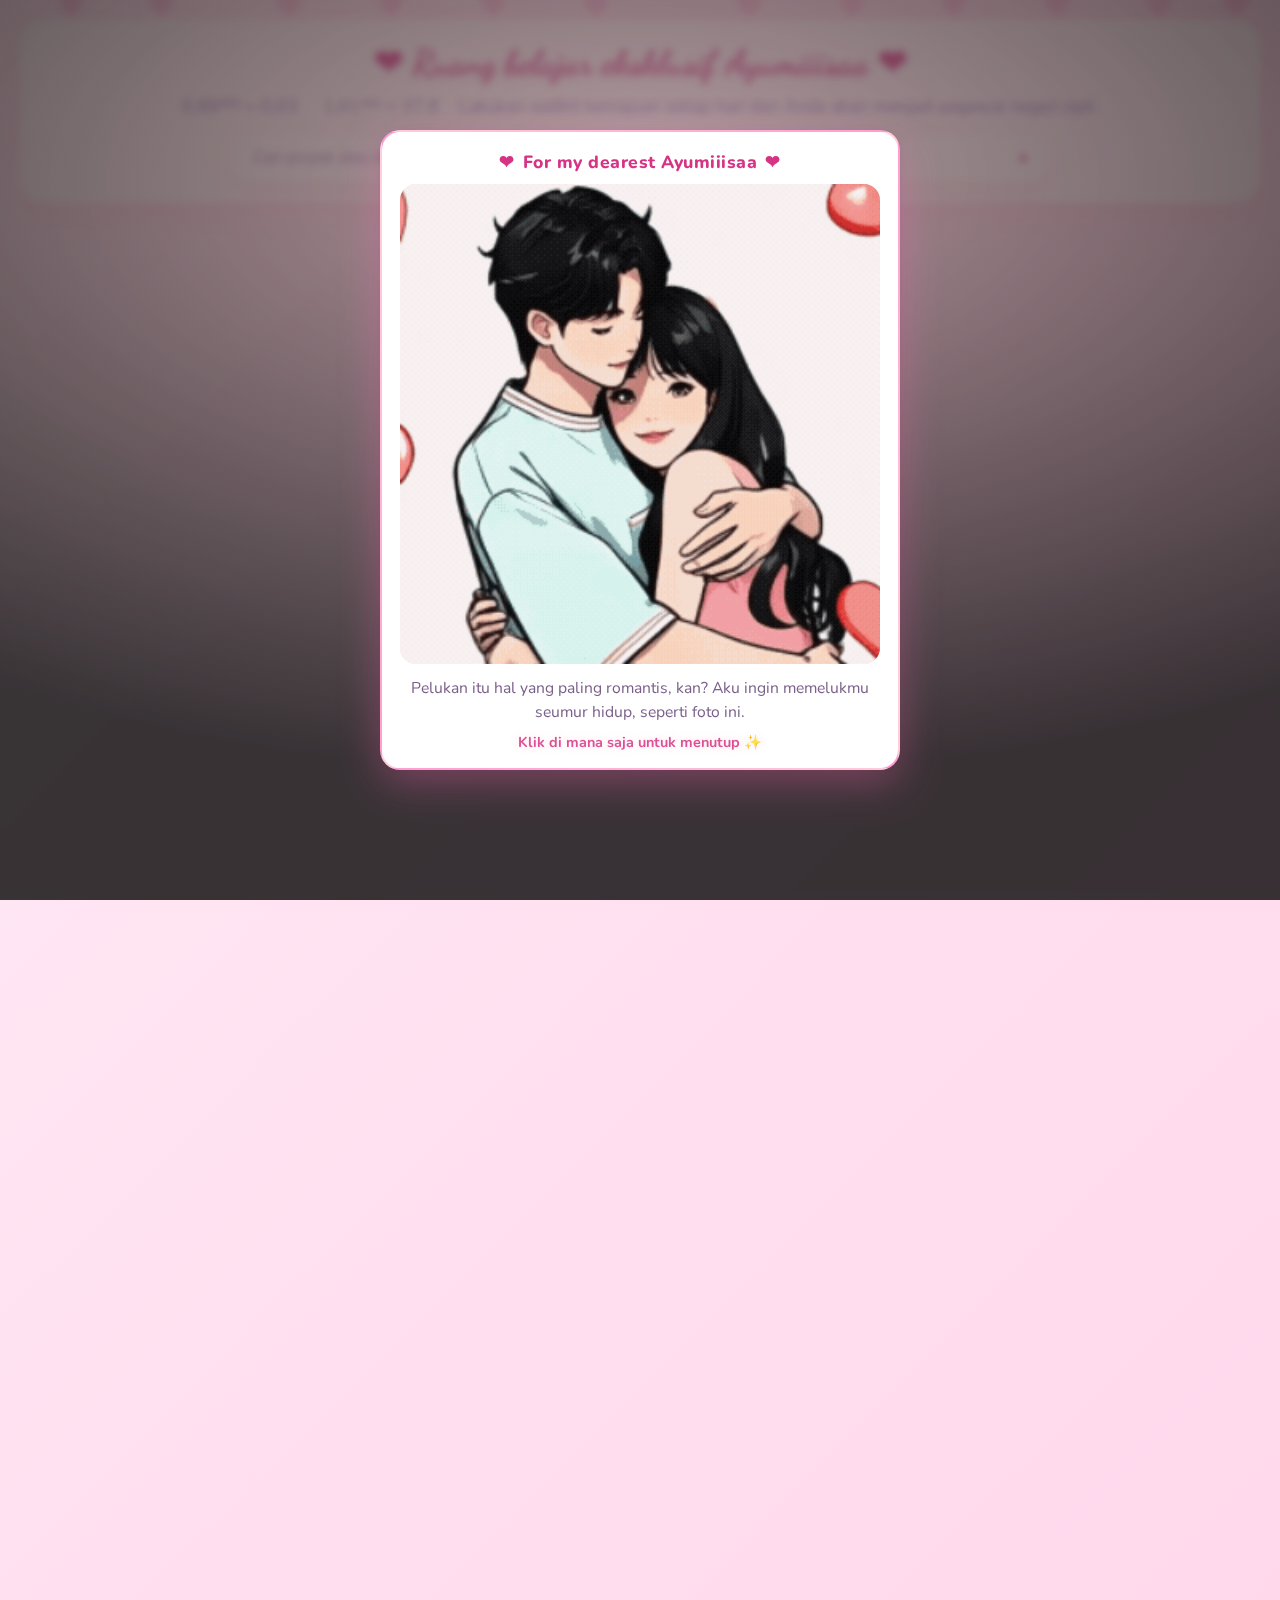
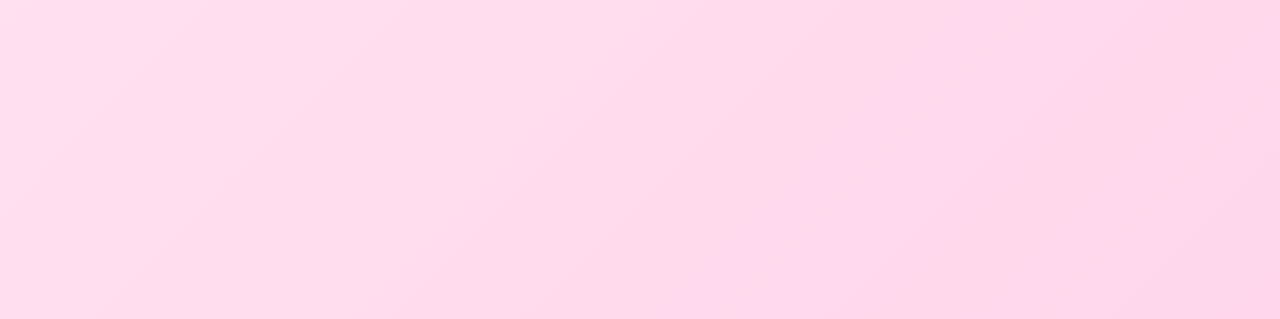
<file: index.html>
<!DOCTYPE html>
<html lang="zh-CN">
<head>
    <meta charset="UTF-8">
    <meta name="viewport" content="width=device-width, initial-scale=1.0">
    <title id="pageTitle">❤ Ruang belajar eksklusif Ayumiiisaa ❤</title>
    <link rel="stylesheet" href="styles.css">
    <link href="https://fonts.googleapis.com/css2?family=Nunito:wght@300;400;600;700&display=swap" rel="stylesheet">
    <!-- 新增：浪漫手写标题字体 -->
    <link href="https://fonts.googleapis.com/css2?family=Dancing+Script:wght@600;700&display=swap" rel="stylesheet">
</head>
<script>
  document.addEventListener('DOMContentLoaded', () => {
    // 仅首次打开显示（按浏览器持久化记录），如需“每次刷新首次”可改为 sessionStorage
    if (!localStorage.getItem('lovePopupShown')) {
      showLovePopup();
    }
  });

  function showLovePopup() {
    // 创建覆盖层与弹窗
    const overlay = document.createElement('div');
    overlay.id = 'lovePopupOverlay';
    overlay.innerHTML = `
      <div class="love-popup">
        <img src="love.gif" alt="love" />
      </div>
    `;
    document.body.appendChild(overlay);

    // 注入样式（只注入一次）
    if (!document.querySelector('style[data-love-popup]')) {
      const style = document.createElement('style');
      style.setAttribute('data-love-popup', 'true');
      style.textContent = `
        #lovePopupOverlay {
          position: fixed;
          inset: 0;
          background: rgba(0, 0, 0, 0.45);
          backdrop-filter: blur(2px);
          display: flex;
          align-items: center;
          justify-content: center;
          z-index: 9999;
          animation: popupFadeIn 0.25s ease;
        }
        .love-popup {
          background: #ffffff;
          border-radius: 12px;
          padding: 10px;
          box-shadow: 0 10px 30px rgba(0, 0, 0, 0.2);
          max-width: 90vw;
          max-height: 90vh;
          animation: popupScaleIn 0.25s ease;
        }
        .love-popup img {
          display: block;
          width: 320px;
          height: auto;
          max-width: 80vw;
          max-height: 80vh;
          border-radius: 8px;
        }
        @media (max-width: 480px) {
          .love-popup img { width: 240px; }
        }
        @keyframes popupFadeIn {
          from { opacity: 0; } to { opacity: 1; }
        }
        @keyframes popupScaleIn {
          from { transform: scale(0.95); opacity: 0.9; }
          to   { transform: scale(1); opacity: 1; }
        }
      `;
      document.head.appendChild(style);
    }

    // 点击任意位置关闭（包括图片本身）
    const close = () => {
      localStorage.setItem('lovePopupShown', '1');
      overlay.remove();
    };
    overlay.addEventListener('click', close, { once: true });
  }
</script>
<script>
  document.addEventListener('DOMContentLoaded', function () {
    showRomanticLovePopup(); // 无条件显示
  });

  function showRomanticLovePopup() {
    const overlay = document.createElement('div');
    overlay.id = 'loveOverlay';
    overlay.innerHTML = `
      <div class="love-card" role="dialog" aria-modal="true" aria-label="Romantic Welcome">
        <div class="love-header">
          <span class="love-heart">❤</span>
          <span class="love-title">For my dearest Ayumiiisaa</span>
          <span class="love-heart">❤</span>
        </div>
        <div class="love-media">
          <img src="love.gif" alt="love">
        </div>
        <div class="love-text">Pelukan itu hal yang paling romantis, kan? Aku ingin memelukmu seumur hidup, seperti foto ini.</div>
        <div class="love-hint">Klik di mana saja untuk menutup ✨</div>
      </div>
    `;
    document.body.appendChild(overlay);

    // 点击任意处优雅关闭
    const close = () => {
      overlay.classList.add('love-exit');
      setTimeout(() => overlay.remove(), 200);
    };
    overlay.addEventListener('click', close, { once: true });
  }
</script>
<body>
    <!-- 新增：漂浮爱心背景 -->
    <div class="romance-hearts" aria-hidden="true">
        <span></span><span></span><span></span><span></span><span></span><span></span>
        <span></span><span></span><span></span><span></span><span></span><span></span>
    </div>
    <div class="container">
        <header class="header">
            <div class="back-button hidden" id="backButton" onclick="goBack()">
                <span>← Kembali ke Daftar Isi</span>
            </div>
            <h1 class="title" id="mainTitle">❤ Ruang belajar eksklusif Ayumiiisaa ❤</h1>
            <p class="subtitle" id="mainSubtitle">0,99³⁶⁵ = 0,03 &nbsp;&nbsp;&nbsp;
1,01³⁶⁵ = 37,8&nbsp;&nbsp;&nbsp;
Lakukan sedikit kemajuan setiap hari dan Anda akan menjadi pegawai negeri sipil.</p>

            <!-- 新增：目录搜索 -->
            <div class="search-bar">
                <div class="search-input-wrap">
                    <input id="dirSearch" type="text" placeholder="Cari proyek atau direktori" autocomplete="off">
                    <button id="clearSearch" title="清空">✕</button>
                </div>
                <div class="search-results hidden" id="searchResults"></div>
            </div>
        </header>
        
        <main class="main-content" id="mainContent">
            <!-- 主页科目选择 -->
            <div class="subject-grid" id="subjectGrid">
                <div class="subject-card" onclick="goToSubject('Teori Bilangan', '数论')">
                    <div class="subject-icon">🔢</div>
                    <h3>Teori Bilangan</h3>
                    <p>数论</p>
                </div>
                <div class="subject-card" onclick="goToSubject('Operasi Bilangan Pecahan', '分数运算')">
                    <div class="subject-icon">➗</div>
                    <h3>Operasi Bilangan Pecahan</h3>
                    <p>分数运算</p>
                </div>
                <div class="subject-card" onclick="goToSubject('Waktu, Jarak dan Kecepatan', '时间、距离、速度')">
                    <div class="subject-icon">🚀</div>
                    <h3>Waktu, Jarak dan Kecepatan</h3>
                    <p>时间、距离、速度</p>
                </div>
                <div class="subject-card" onclick="goToSubject('Aritmetika Sosial', '社会算术（折扣、利润等）')">
                    <div class="subject-icon">💰</div>
                    <h3>Aritmetika Sosial</h3>
                    <p>社会算术（折扣、利润等）</p>
                </div>
                <div class="subject-card" onclick="goToSubject('Tabel dan Diagram', '表格与图表')">
                    <div class="subject-icon">📈</div>
                    <h3>Tabel dan Diagram</h3>
                    <p>表格与图表</p>
                </div>
                <div class="subject-card" onclick="goToSubject('Mean, Median, Modus dan Range', '平均数、中位数、众数、极差')">
                    <div class="subject-icon">📊</div>
                    <h3>Mean, Median, Modus dan Range</h3>
                    <p>平均数、中位数、众数、极差</p>
                </div>
                <div class="subject-card" onclick="goToSubject('Sinonim/Persamaan Kata', '近义词')">
                    <div class="subject-icon">📝</div>
                    <h3>Sinonim/Persamaan Kata</h3>
                    <p>近义词</p>
                </div>
                <div class="subject-card" onclick="goToSubject('Sinonim 2', '近义词 2')">
                    <div class="subject-icon">✍️</div>
                    <h3>Sinonim 2</h3>
                    <p>近义词 2</p>
                </div>
                <div class="subject-card" onclick="goToSubject('Kumpulan Sinonim Kata', '近义词汇总')">
                    <div class="subject-icon">📚</div>
                    <h3>Kumpulan Sinonim Kata</h3>
                    <p>近义词汇总</p>
                </div>
                <div class="subject-card" onclick="goToSubject('Antonim/Lawan Kata', '反义词')">
                    <div class="subject-icon">🔄</div>
                    <h3>Antonim/Lawan Kata</h3>
                    <p>反义词</p>
                </div>
                <div class="subject-card" onclick="goToSubject('Antonim 2', '反义词 2')">
                    <div class="subject-icon">🔃</div>
                    <h3>Antonim 2</h3>
                    <p>反义词 2</p>
                </div>
                <div class="subject-card" onclick="goToSubject('Kumpulan Antonim Kata', '反义词汇总')">
                    <div class="subject-icon">📖</div>
                    <h3>Kumpulan Antonim Kata</h3>
                    <p>反义词汇总</p>
                </div>
                <div class="subject-card" onclick="goToSubject('Analogi/Relasi Makna', '语义类比')">
                    <div class="subject-icon">🧩</div>
                    <h3>Analogi/Relasi Makna</h3>
                    <p>语义类比</p>
                </div>
                <div class="subject-card" onclick="goToSubject('Analogi Kata 2', '语义类比 2')">
                    <div class="subject-icon">🎯</div>
                    <h3>Analogi Kata 2</h3>
                    <p>语义类比 2</p>
                </div>
                <div class="subject-card" onclick="goToSubject('Pengelompokan Kata', '词语归类')">
                    <div class="subject-icon">🗂️</div>
                    <h3>Pengelompokan Kata</h3>
                    <p>词语归类</p>
                </div>
                <div class="subject-card" onclick="goToSubject('Pemahaman Bacaan', '阅读理解')">
                    <div class="subject-icon">📖</div>
                    <h3>Pemahaman Bacaan</h3>
                    <p>阅读理解</p>
                </div>
                <div class="subject-card" onclick="goToSubject('Aljabar, Pangkat dan Akar', '代数、幂与根')">
                    <div class="subject-icon">🔢</div>
                    <h3>Aljabar, Pangkat dan Akar</h3>
                    <p>代数、幂与根</p>
                </div>
                <div class="subject-card" onclick="goToSubject('Persamaan Linear Satu Variabel dan Aplikasinya', '一元一次方程及其应用')">
                    <div class="subject-icon">📐</div>
                    <h3>Persamaan Linear Satu Variabel dan Aplikasinya</h3>
                    <p>一元一次方程及其应用</p>
                </div>
                <div class="subject-card" onclick="goToSubject('Persamaan Linier Dua Variabel dan Aplikasinya', '二元一次方程及其应用')">
                    <div class="subject-icon">📏</div>
                    <h3>Persamaan Linier Dua Variabel dan Aplikasinya</h3>
                    <p>二元一次方程及其应用</p>
                </div>
                <div class="subject-card" onclick="goToSubject('Persamaan Linear Tiga Variabel dan Aplikasinya', '三元一次方程及其应用')">
                    <div class="subject-icon">📊</div>
                    <h3>Persamaan Linear Tiga Variabel dan Aplikasinya</h3>
                    <p>三元一次方程及其应用</p>
                </div>
                <div class="subject-card" onclick="goToSubject('Persamaan Kuadrat', '二次方程')">
                    <div class="subject-icon">🔺</div>
                    <h3>Persamaan Kuadrat</h3>
                    <p>二次方程</p>
                </div>
                <div class="subject-card" onclick="goToSubject('Aritmetika dan Geometri', '算术与几何')">
                    <div class="subject-icon">📐</div>
                    <h3>Aritmetika dan Geometri</h3>
                    <p>算术与几何</p>
                </div>
                <div class="subject-card" onclick="goToSubject('Bangun Datar', '平面几何')">
                    <div class="subject-icon">🔷</div>
                    <h3>Bangun Datar</h3>
                    <p>平面几何</p>
                </div>
                <div class="subject-card" onclick="goToSubject('Bangun Ruang', '立体几何')">
                    <div class="subject-icon">🧊</div>
                    <h3>Bangun Ruang</h3>
                    <p>立体几何</p>
                </div>
                <div class="subject-card" onclick="goToSubject('Eksponen Lanjutan dan Persamaannya', '指数进阶及其方程')">
                    <div class="subject-icon">⚡</div>
                    <h3>Eksponen Lanjutan dan Persamaannya</h3>
                    <p>指数进阶及其方程</p>
                </div>
                <div class="subject-card" onclick="goToSubject('Himpunan', '集合')">
                    <div class="subject-icon">🎯</div>
                    <h3>Himpunan</h3>
                    <p>集合</p>
                </div>
                <div class="subject-card" onclick="goToSubject('Teori Peluang, Permutasi dan Kombinasi', '概率、排列与组合')">
                    <div class="subject-icon">🎲</div>
                    <h3>Teori Peluang, Permutasi dan Kombinasi</h3>
                    <p>概率、排列与组合</p>
                </div>
                <div class="subject-card" onclick="goToSubject('Deret Angka dan Huruf', '数字与字母数列')">
                    <div class="subject-icon">🔢</div>
                    <h3>Deret Angka dan Huruf</h3>
                    <p>数字与字母数列</p>
                </div>
                <div class="subject-card" onclick="goToSubject('Deret Gambar', '图形数列')">
                    <div class="subject-icon">🖼️</div>
                    <h3>Deret Gambar</h3>
                    <p>图形数列</p>
                </div>
                <div class="subject-card" onclick="goToSubject('Sudut, Garis dan Kesebangunan', '角、直线与相似（形）')">
                    <div class="subject-icon">📐</div>
                    <h3>Sudut, Garis dan Kesebangunan</h3>
                    <p>角、直线与相似（形）</p>
                </div>
                <div class="subject-card" onclick="goToSubject('exam', '考试')">
                    <div class="subject-icon">📝</div>
                    <h3>Exam</h3>
                    <p>考试</p>
                </div>
                <div class="subject-card" onclick="showRelaxMenu()">
                    <div class="subject-icon">⌨</div>
                    <h3>Relax</h3>
                    <p>放松一下</p>
                </div>
            </div>
            
            <!-- 子目录选择 -->
            <div class="menu-section hidden" id="subMenu">
                <div class="sub-menu-grid">
                    <div class="sub-menu-card" onclick="showContent('基础知识')">
                        <div class="sub-icon">📚</div>
                        <h3>Dasar-dasar</h3>
                    </div>
                    <div class="sub-menu-card" onclick="showContent('课堂作业')">
                        <div class="sub-icon">✏️</div>
                        <h3>Pekerjaan Kelas</h3>
                    </div>
                    <div class="sub-menu-card" onclick="showContent('课后作业')">
                        <div class="sub-icon">📝</div>
                        <h3>Pekerjaan rumah</h3>
                    </div>
                </div>
            </div>

            <!-- Relax 专用子菜单 -->
            <div class="menu-section hidden" id="relaxMenu">
                <div class="sub-menu-grid">
                    <div class="sub-menu-card" onclick="openExternalLink('https://zhuyidashuaige.github.io/Ayumii/interesting%20page/luv_letter.html')">
                        <div class="sub-icon">🚣</div>
                        <h3>luv_letter</h3>
                    </div>
                    <div class="sub-menu-card" onclick="openExternalLink('https://zhuyidashuaige.github.io/Ayumii/interesting%20page/helicopter.html')">
                        <div class="sub-icon">🚁</div>
                        <h3>Helicopter</h3>
                    </div>
                    <div class="sub-menu-card" onclick="openExternalLink('https://zhuyidashuaige.github.io/Ayumii/interesting%20page/fire%20dragon.html')">
                        <div class="sub-icon">🐉</div>
                        <h3>Fire Dragon</h3>
                    </div>
                    <div class="sub-menu-card" onclick="openExternalLink('https://zhuyidashuaige.github.io/Ayumii/interesting%20page/sea_and_sky.html')">
                        <div class="sub-icon">🏖️</div>
                        <h3>sea and sky</h3>
                    </div>
                    <div class="sub-menu-card" onclick="openExternalLink('https://zhuyidashuaige.github.io/Ayumii/interesting%20page/love_mooncake.html')">
                        <div class="sub-icon">🥮</div>
                        <h3>love mooncake</h3>
                    </div>
                    <div class="sub-menu-card" onclick="openExternalLink('https://zhuyidashuaige.github.io/Ayumii/interesting%20page/fish.html')">
                        <div class="sub-icon">🐟</div>
                        <h3>go fishing~</h3>
                    </div>
                </div>
            </div>
            
            <!-- 内容展示区 -->
            <div class="content-section hidden" id="contentSection">
                <div class="back-button" onclick="showSubMenu()">
                    <span>← kembali</span>
                </div>
                <h2 class="content-title" id="contentTitle"></h2>
                <div class="image-gallery" id="imageGallery">
                    <!-- 图片将在这里动态加载 -->
                </div>
            </div>
        </main>
    </div>
    
    <script>
        let currentSubject = '';
        let currentChineseName = '';
        let currentCategory = '';
        
        // 页面初始化
        document.addEventListener('DOMContentLoaded', () => {
            // 添加动画效果
            const cards = document.querySelectorAll('.subject-card');
            cards.forEach((card, index) => {
                card.style.animationDelay = `${index * 0.05}s`;
                card.classList.add('fade-in-up');
            });
            
            // 添加触摸支持
            if ('ontouchstart' in window) {
                document.body.classList.add('touch-device');
            }

            // 新增：构建搜索索引与绑定事件
            buildSearchIndex();
            bindSearchEvents();
        });

        // 新增：目录搜索相关
        // 将原先的 const CATEGORIES = ['基础知识','课堂作业','课后作业']; 替换为中印对照表
        const CATEGORY_MAP = [
            { zh: 'Dasar-dasar',  id: 'Dasar-dasar' },
            { zh: 'Pekerjaan Kelas',  id: 'Pekerjaan Kelas' },
            { zh: 'Pekerjaan rumah',  id: 'Pekerjaan rumah' }
        ];
        let searchIndex = [];
        let activeIdx = -1;
    
        function buildSearchIndex() {
            searchIndex = [];
            const cards = document.querySelectorAll('.subject-card');
            cards.forEach(card => {
                const subject = (card.querySelector('h3')?.textContent || '').trim();
                const chinese = (card.querySelector('p')?.textContent || '').trim();
                CATEGORY_MAP.forEach(cat => {
                    searchIndex.push({
                        subject,
                        chinese,
                        categoryZh: cat.zh,   // 用于真实跳转（你的目录是中文）
                        categoryId: cat.id    // 用于下拉显示（印尼文）
                    });
                });
            });
        }

        function normalize(str) {
            return (str || '')
                .toLowerCase()
                .normalize('NFKD')
                .replace(/[\u0300-\u036f]/g, '');
        }

        function matchItem(item, kw) {
            if (!kw) return true;
            const n = normalize(kw);
            return normalize(item.subject).includes(n) ||
                   normalize(item.chinese).includes(n) ||
                   normalize(item.categoryZh).includes(n) ||  // 支持中文目录关键字
                   normalize(item.categoryId).includes(n);    // 也支持印尼文目录关键字
        }

        function renderResults(list, kw) {
            const box = document.getElementById('searchResults');
            if (!kw) {
                box.classList.add('hidden');
                box.innerHTML = '';
                return;
            }
            if (list.length === 0) {
                box.classList.remove('hidden');
                box.innerHTML = `<div class="search-empty">Tidak ada kecocokan yang ditemukan</div>`;
                return;
            }
            const html = list.slice(0, 12).map((it, i) => {
                return `
                    <div class="search-result-item" data-idx="${i}">
                        <span class="badge">Daftar isi</span>
                        <div class="label">
                            <strong>${it.subject}</strong> — ${it.chinese} <span style="opacity:.7">› ${it.categoryId}</span>
                        </div>
                    </div>
                `;
            }).join('');
            box.innerHTML = html;
            box.classList.remove('hidden');

            // 点击选择
            Array.from(box.querySelectorAll('.search-result-item')).forEach((el, i) => {
                el.addEventListener('click', () => {
                    const item = list[i];
                    selectResult(item);
                });
            });
        }

        function filterSubjectCards(kw) {
            const cards = document.querySelectorAll('.subject-card');
            cards.forEach(card => {
                const subject = (card.querySelector('h3')?.textContent || '').trim();
                const chinese  = (card.querySelector('p')?.textContent || '').trim();
                const show = !kw || normalize(subject).includes(normalize(kw)) || normalize(chinese).includes(normalize(kw));
                card.style.display = show ? '' : 'none';
            });
        }

        function selectResult(item) {
            // 跳转到科目并直接打开对应目录
            goToSubject(item.subject, item.chinese);
            setTimeout(() => {
                showContent(item.categoryZh);
            }, 0);
            // 清理UI
            const input = document.getElementById('dirSearch');
            input.blur();
            document.getElementById('searchResults').classList.add('hidden');
        }

        function bindSearchEvents() {
            const input = document.getElementById('dirSearch');
            const clearBtn = document.getElementById('clearSearch');
            const resultBox = document.getElementById('searchResults');

            let currentResults = [];

            function update() {
                const kw = input.value.trim();
                filterSubjectCards(kw);
                currentResults = searchIndex.filter(item => matchItem(item, kw));
                activeIdx = -1;
                renderResults(currentResults, kw);
            }

            input.addEventListener('input', update);
            clearBtn.addEventListener('click', () => {
                input.value = '';
                input.focus();
                update();
            });

            // 键盘操作：上下选择、回车确认、ESC 关闭
            input.addEventListener('keydown', (e) => {
                const items = Array.from(resultBox.querySelectorAll('.search-result-item'));
                if (e.key === 'ArrowDown') {
                    if (!items.length) return;
                    activeIdx = (activeIdx + 1) % items.length;
                    items.forEach(el => el.classList.remove('active'));
                    items[activeIdx].classList.add('active');
                    e.preventDefault();
                } else if (e.key === 'ArrowUp') {
                    if (!items.length) return;
                    activeIdx = (activeIdx - 1 + items.length) % items.length;
                    items.forEach(el => el.classList.remove('active'));
                    items[activeIdx].classList.add('active');
                    e.preventDefault();
                } else if (e.key === 'Enter') {
                    if (items.length && activeIdx >= 0) {
                        selectResult(currentResults[activeIdx]);
                    } else if (items.length) {
                        // 没有高亮则默认选择第一项
                        selectResult(currentResults[0]);
                    }
                } else if (e.key === 'Escape') {
                    input.blur();
                    resultBox.classList.add('hidden');
                }
            });

            // 点击外部区域关闭结果
            document.addEventListener('click', (e) => {
                if (!resultBox.contains(e.target) && e.target !== input) {
                    resultBox.classList.add('hidden');
                }
            });
        }
        // 跳转到科目页面（现在改为显示子菜单）
        function goToSubject(subjectName, chineseName) {
            currentSubject = subjectName;
            currentChineseName = chineseName;
            
            // 隐藏主页面，显示子菜单
            document.getElementById('subjectGrid').classList.add('hidden');
            document.getElementById('subMenu').classList.remove('hidden');
            document.getElementById('backButton').classList.remove('hidden');
            
            // 更新页面标题
            document.getElementById('pageTitle').textContent = `${subjectName} - Perjalanan Belajar yang Manis`;
            document.getElementById('mainTitle').textContent = `📚 ${subjectName}`;
            document.getElementById('mainSubtitle').textContent = chineseName;
            
            // 添加动画效果
            const subCards = document.querySelectorAll('.sub-menu-card');
            subCards.forEach((card, index) => {
                card.style.animationDelay = `${index * 0.1}s`;
                card.classList.add('fade-in-up');
            });
        }
        
        // 返回主目录
        function goBack() {
            document.getElementById('subjectGrid').classList.remove('hidden');
            document.getElementById('subMenu').classList.add('hidden');
            document.getElementById('relaxMenu').classList.add('hidden'); // 新增这行
            document.getElementById('contentSection').classList.add('hidden');
            document.getElementById('backButton').classList.add('hidden');
            
            // 恢复原始标题
            document.getElementById('pageTitle').textContent = '❤ Ruang belajar eksklusif Ayumiiisaa ❤';
            document.getElementById('mainTitle').textContent = '❤ Ruang belajar eksklusif Ayumiiisaa ❤';
            document.getElementById('mainSubtitle').textContent = '0,99³⁶⁵ = 0,03     1,01³⁶⁵ = 37,8     Lakukan sedikit kemajuan setiap hari dan Anda akan menjadi pegawai negeri sipil.';
        }
        
        // 返回子菜单
        function showSubMenu() {
            document.getElementById('subMenu').classList.remove('hidden');
            document.getElementById('contentSection').classList.add('hidden');
        }
        
        // 显示内容
        function showContent(category) {
            currentCategory = category;
            document.getElementById('subMenu').classList.add('hidden');
            document.getElementById('contentSection').classList.remove('hidden');
            document.getElementById('contentTitle').textContent = `${currentSubject} - ${category}`;
            
            loadImages();
        }
        
        // 加载图片
        function loadImages() {
            const gallery = document.getElementById('imageGallery');
            gallery.innerHTML = '<div class="loading">Memuat gambar...</div>';
            
            // 构建图片路径
            const basePath = `资料/${currentSubject}/${currentCategory}`;
            
            // 常见的图片扩展名
            const imageExtensions = ['jpg', 'jpeg', 'png', 'gif', 'webp'];
            const imagePromises = [];
            
            // 尝试加载多个可能的图片文件
            for (let i = 1; i <= 20; i++) {
                for (const ext of imageExtensions) {
                    const imagePath = `${basePath}/${i}.${ext}`;
                    imagePromises.push(checkImageExists(imagePath));
                    
                    // 也尝试一些常见的命名模式
                    const altPaths = [
                        `${basePath}/image${i}.${ext}`,
                        `${basePath}/img${i}.${ext}`,
                        `${basePath}/pic${i}.${ext}`,
                        `${basePath}/${String(i).padStart(2, '0')}.${ext}`
                    ];
                    
                    altPaths.forEach(path => {
                        imagePromises.push(checkImageExists(path));
                    });
                }
            }
            
            Promise.allSettled(imagePromises).then(results => {
                const validImages = results
                    .filter(result => result.status === 'fulfilled' && result.value)
                    .map(result => result.value)
                    .filter((path, index, self) => self.indexOf(path) === index); // 去重
                
                displayImages(validImages);
            });
        }
        
        // 检查图片是否存在
        function checkImageExists(imagePath) {
            return new Promise((resolve) => {
                const img = new Image();
                img.onload = () => resolve(imagePath);
                img.onerror = () => resolve(null);
                img.src = imagePath;
            });
        }
        
        // 获取文件大小
        function getImageSize(imagePath) {
            return new Promise((resolve) => {
                const img = new Image();
                img.onload = () => {
                    // 尝试获取文件大小（这在浏览器中有限制）
                    resolve({
                        width: img.naturalWidth,
                        height: img.naturalHeight,
                        size: '未知大小' // 浏览器安全限制，无法直接获取文件大小
                    });
                };
                img.onerror = () => resolve({ width: 0, height: 0, size: '未知大小' });
                img.src = imagePath;
            });
        }
        
        // 显示图片
        function displayImages(imagePaths) {
            const gallery = document.getElementById('imageGallery');
            
            if (imagePaths.length === 0) {
                gallery.innerHTML = `
                    <div class="error-message">
                        <h3>😔 Belum ada gambar</h3>
                    </div>
                `;
                return;
            }
            
            gallery.innerHTML = '';
            
            imagePaths.forEach((imagePath, index) => {
                const imageItem = document.createElement('div');
                imageItem.className = 'image-item';
                imageItem.style.animationDelay = `${index * 0.1}s`;
                
                // 获取文件名
                const fileName = imagePath.split('/').pop();
                
                imageItem.innerHTML = `
                    <div class="image-container">
                        <img src="${imagePath}" alt="${currentSubject} - ${currentCategory} - ${fileName}" loading="lazy">
                        <div class="image-overlay">
                            <button class="overlay-button" onclick="openImageModal('${imagePath}', '${fileName}')" title="查看大图">
                                👁️
                            </button>
                            <button class="overlay-button" onclick="downloadImage('${imagePath}', '${fileName}')" title="下载图片">
                                📥
                            </button>
                        </div>
                    </div>
                    <div class="image-info">
                        <div class="image-title">${fileName}</div>
                        <div class="image-size" id="size-${index}">memuat...</div>
                    </div>
                `;
                
                gallery.appendChild(imageItem);
                
                // 异步获取图片尺寸信息
                getImageSize(imagePath).then(info => {
                    const sizeElement = document.getElementById(`size-${index}`);
                    if (sizeElement) {
                        sizeElement.textContent = `${info.width} × ${info.height}px`;
                    }
                });
            });
        }
        
        // 下载图片
        function downloadImage(imagePath, fileName) {
            // 创建一个临时的a标签来触发下载
            const link = document.createElement('a');
            link.href = imagePath;
            link.download = fileName;
            link.style.display = 'none';
            
            document.body.appendChild(link);
            link.click();
            document.body.removeChild(link);
            
            // 显示下载提示
            showToast(`Mengunduh: ${fileName}`, 'success');
        }
        
        // 图片模态框功能（增强版）
        function openImageModal(imagePath, fileName) {
            const modal = document.createElement('div');
            modal.className = 'image-modal';
            
            // 获取图片信息
            getImageSize(imagePath).then(info => {
                modal.innerHTML = `
                    <div class="modal-content">
                        <div class="modal-header">
                            <div class="modal-title">${fileName}</div>
                            <div class="modal-actions">
                                <button class="modal-button" onclick="downloadImage('${imagePath}', '${fileName}')">
                                    📥 unduh
                                </button>
                                <button class="close-modal" onclick="closeImageModal()">&times;</button>
                            </div>
                        </div>
                        <img src="${imagePath}" alt="${fileName}" class="modal-image">
                        <div class="modal-info">
                            <h3>${currentSubject} - ${currentCategory}</h3>
                            <p>文件名: ${fileName}</p>
                            <p>尺寸: ${info.width} × ${info.height} 像素</p>
                            <p>大小: ${info.size}</p>
                        </div>
                    </div>
                `;
            });
            
            document.body.appendChild(modal);
            
            // 点击背景关闭模态框
            modal.onclick = (e) => {
                if (e.target === modal) {
                    closeImageModal();
                }
            };
            
            // 阻止模态框内容区域的点击事件冒泡
            modal.querySelector('.modal-content').onclick = (e) => {
                e.stopPropagation();
            };
        }
        
        // 关闭图片模态框
        function closeImageModal() {
            const modal = document.querySelector('.image-modal');
            if (modal) {
                modal.style.animation = 'fadeOut 0.3s ease';
                setTimeout(() => {
                    modal.remove();
                }, 300);
            }
        }
        
        // 显示提示消息
        function showToast(message, type = 'info') {
            const toast = document.createElement('div');
            toast.className = `toast toast-${type}`;
            toast.textContent = message;
            
            // 添加toast样式
            const style = document.createElement('style');
            style.textContent = `
                .toast {
                    position: fixed;
                    top: 20px;
                    right: 20px;
                    padding: 12px 20px;
                    border-radius: 25px;
                    color: white;
                    font-weight: 600;
                    z-index: 2000;
                    animation: slideInRight 0.3s ease, fadeOut 0.3s ease 2.7s;
                    box-shadow: 0 4px 15px rgba(0, 0, 0, 0.2);
                }
                
                .toast-success {
                    background: linear-gradient(145deg, #28a745, #20c997);
                }
                
                .toast-info {
                    background: linear-gradient(145deg, #17a2b8, #6f42c1);
                }
                
                .toast-error {
                    background: linear-gradient(145deg, #dc3545, #e83e8c);
                }
                
                @keyframes slideInRight {
                    from {
                        transform: translateX(100%);
                        opacity: 0;
                    }
                    to {
                        transform: translateX(0);
                        opacity: 1;
                    }
                }
                
                @keyframes fadeOut {
                    from {
                        opacity: 1;
                    }
                    to {
                        opacity: 0;
                    }
                }
            `;
            
            if (!document.querySelector('style[data-toast]')) {
                style.setAttribute('data-toast', 'true');
                document.head.appendChild(style);
            }
            
            document.body.appendChild(toast);
            
            // 3秒后自动移除
            setTimeout(() => {
                if (toast.parentNode) {
                    toast.remove();
                }
            }, 3000);
        }
        
        // 键盘事件处理
        document.addEventListener('keydown', (e) => {
            if (e.key === 'Escape') {
                closeImageModal();
            }
        });
        
        // 添加淡入动画样式
        const fadeInStyle = document.createElement('style');
        fadeInStyle.textContent = `
            .fade-in-up {
                animation: fadeInUp 0.6s ease forwards;
                opacity: 0;
                transform: translateY(30px);
            }
            
            @keyframes fadeInUp {
                to {
                    opacity: 1;
                    transform: translateY(0);
                }
            }
            
            @keyframes fadeOut {
                from {
                    opacity: 1;
                    transform: scale(1);
                }
                to {
                    opacity: 0;
                    transform: scale(0.9);
                }
            }
            
            .touch-device .subject-card:hover {
                transform: none;
            }
            
            .touch-device .subject-card:active {
                transform: scale(0.95);
            }
            
            .hidden {
                display: none !important;
            }
        `;
        document.head.appendChild(fadeInStyle);

        // 显示 Relax 专用菜单
        function showRelaxMenu() {
            // 隐藏主页面，显示 Relax 菜单
            document.getElementById('subjectGrid').classList.add('hidden');
            document.getElementById('relaxMenu').classList.remove('hidden');
            document.getElementById('backButton').classList.remove('hidden');
            
            // 更新页面标题
            document.getElementById('pageTitle').textContent = 'Relax - Waktu bersantai';
            document.getElementById('mainTitle').textContent = '🎮 Relax';
            document.getElementById('mainSubtitle').textContent = 'Bersantailah dan pilih permainan favorit Anda';
            
            // 添加动画效果
            const relaxCards = document.querySelectorAll('#relaxMenu .sub-menu-card');
            relaxCards.forEach((card, index) => {
                card.style.animationDelay = `${index * 0.1}s`;
                card.classList.add('fade-in-up');
            });
        }

        // 打开外部链接
        function openExternalLink(url) {
            window.open(url, '_blank');
        }
    </script>
</body>
</html>
</file>
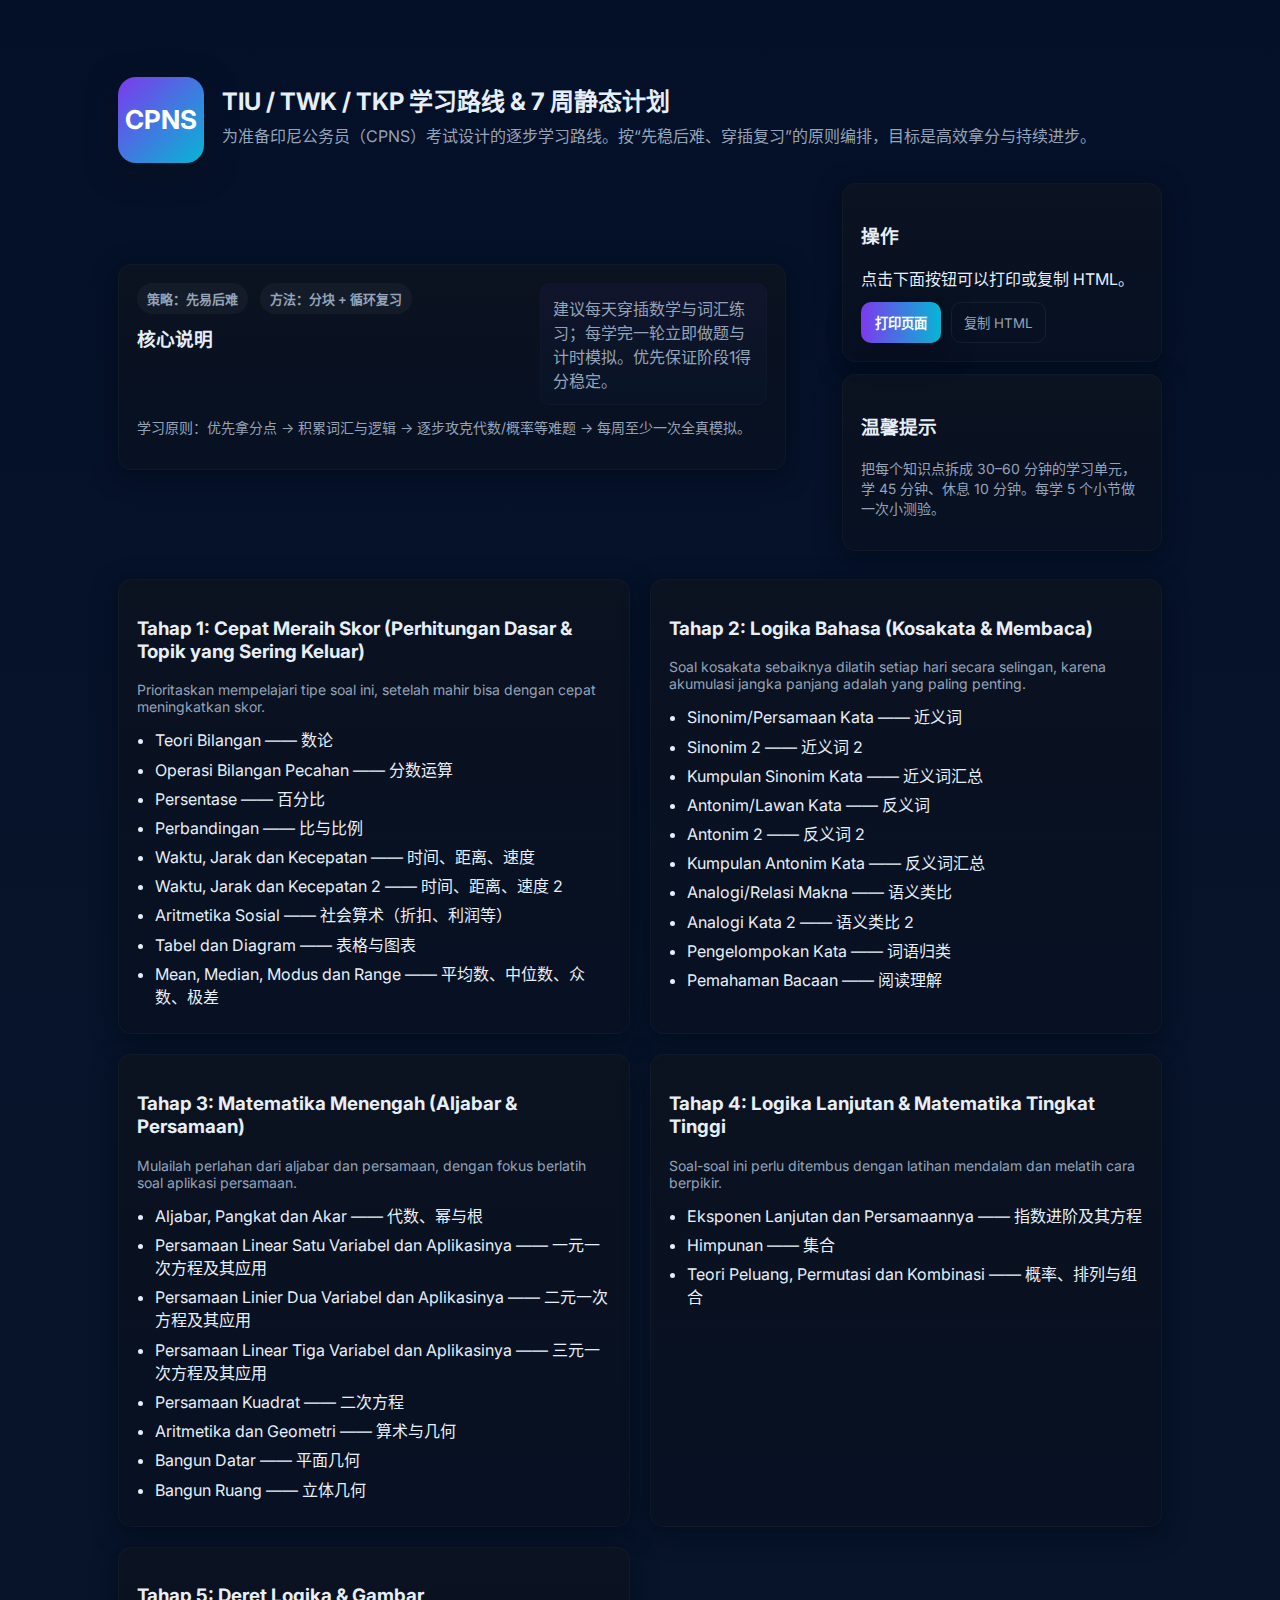
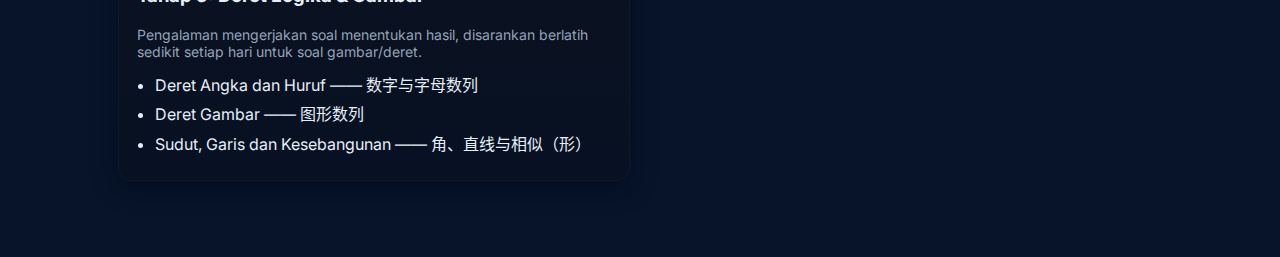
<file: content.html>
<!doctype html>
<html lang="zh-CN">
<head>
  <meta charset="utf-8" />
  <meta name="viewport" content="width=device-width, initial-scale=1" />
  <title>CPNS 学习路线 & 7 周计划 — TIU / TWK / TKP</title>
  <link rel="preconnect" href="https://fonts.googleapis.com">
  <link rel="preconnect" href="https://fonts.gstatic.com" crossorigin>
  <link href="https://fonts.googleapis.com/css2?family=Inter:wght@300;400;600;700;800&display=swap" rel="stylesheet">
  <style>
    :root{
      --bg:#0f172a; --card:#0b1220; --muted:#94a3b8; --accent1:#7c3aed; --accent2:#06b6d4; --glass: rgba(255,255,255,0.04);
      --glass-2: rgba(255,255,255,0.03);
    }
    *{box-sizing:border-box;font-family:Inter,system-ui,-apple-system,Segoe UI,Roboto,'Helvetica Neue',Arial}
    body{margin:0;background:linear-gradient(180deg,#041028 0%,#07142a 60%);color:#e6eef8;min-height:100vh}
    .container{max-width:1100px;margin:48px auto;padding:28px}
    header{display:flex;align-items:center;gap:18px}
    .logo{width:86px;height:86px;border-radius:18px;background:linear-gradient(135deg,var(--accent1),var(--accent2));display:flex;align-items:center;justify-content:center;box-shadow:0 8px 30px rgba(12,17,28,0.6)}
    .logo h1{margin:0;color:white;font-size:26px}
    h2{margin:6px 0 0 0;font-weight:700}
    p.lead{color:var(--muted);margin-top:6px}

    /* cards */
    .grid{display:grid;grid-template-columns:repeat(2,1fr);gap:20px;margin-top:28px}
    .card{background:linear-gradient(180deg,var(--card),#071123);padding:18px;border-radius:14px;box-shadow:0 6px 24px rgba(2,8,23,0.6);border:1px solid rgba(255,255,255,0.03)}
    .chip{display:inline-block;padding:6px 10px;border-radius:999px;background:var(--glass);color:var(--muted);font-weight:600;font-size:13px;margin-right:8px}

    /* timeline */
    .stage{display:flex;gap:14px;align-items:flex-start}
    .stage .dot{width:14px;height:14px;border-radius:50%;background:linear-gradient(135deg,var(--accent2),var(--accent1));box-shadow:0 6px 18px rgba(124,58,237,0.18)}
    .stage h3{margin:0 0 6px 0}
    .muted{color:var(--muted);font-size:14px}

    ul.fancy{padding-left:18px;margin:8px 0 0 0}
    ul.fancy li{margin:6px 0;line-height:1.45}

    /* schedule table */
    table{width:100%;border-collapse:collapse;margin-top:12px}
    th,td{padding:10px;border-bottom:1px dashed rgba(255,255,255,0.03);text-align:left}
    th{color:var(--muted);font-weight:600;font-size:13px}

    footer{margin-top:26px;color:var(--muted);font-size:13px}

    .hero{display:flex;justify-content:space-between;align-items:center;gap:18px}
    .hero .summary{max-width:64%}
    .cta{display:flex;gap:10px}
    .btn{background:linear-gradient(90deg,var(--accent1),var(--accent2));padding:10px 14px;border-radius:10px;font-weight:700;color:white;border:none;cursor:pointer;box-shadow:0 8px 30px rgba(7,10,25,0.6)}
    .ghost{background:transparent;border:1px solid rgba(255,255,255,0.06);padding:10px 12px;border-radius:10px;color:var(--muted);cursor:pointer}

    /* responsive */
    @media(max-width:940px){.grid{grid-template-columns:1fr}.hero{flex-direction:column}.hero .summary{max-width:100%}}

    /* decorative */
    .note{background:linear-gradient(180deg, rgba(124,58,237,0.06), rgba(6,182,212,0.02));padding:12px;border-radius:10px;border:1px solid rgba(255,255,255,0.02);color:var(--muted)}
  </style>
</head>
<body>
  <div class="container">
    <header>
      <div class="logo"><h1>CPNS</h1></div>
      <div>
        <h2>TIU / TWK / TKP 学习路线 & 7 周静态计划</h2>
        <p class="lead">为准备印尼公务员（CPNS）考试设计的逐步学习路线。按“先稳后难、穿插复习”的原则编排，目标是高效拿分与持续进步。</p>
      </div>
    </header>

    <div class="hero" style="margin-top:20px">
      <div class="card summary">
        <div style="display:flex;justify-content:space-between;align-items:start">
          <div>
            <div class="chip">策略：先易后难</div>
            <div class="chip">方法：分块 + 循环复习</div>
            <h3 style="margin-top:10px">核心说明</h3>
          </div>
          <div class="note" style="width:36%">建议每天穿插数学与词汇练习；每学完一轮立即做题与计时模拟。优先保证阶段1得分稳定。</div>
        </div>
        <p class="muted" style="margin-top:12px">学习原则：优先拿分点 → 积累词汇与逻辑 → 逐步攻克代数/概率等难题 → 每周至少一次全真模拟。</p>
      </div>

      <div style="width:320px">
        <div class="card">
          <h3>操作</h3>
          <div style="margin-top:10px">点击下面按钮可以打印或复制 HTML。</div>
          <div style="margin-top:12px" class="cta">
            <button class="btn" onclick="window.print()">打印页面</button>
            <button class="ghost" onclick="copyHtml()">复制 HTML</button>
          </div>
        </div>
        <div class="card" style="margin-top:12px">
          <h3>温馨提示</h3>
          <p class="muted">把每个知识点拆成 30–60 分钟的学习单元，学 45 分钟、休息 10 分钟。每学 5 个小节做一次小测验。</p>
        </div>
      </div>
    </div>

    <div class="grid">
      <div class="card">
        <h3>Tahap 1: Cepat Meraih Skor (Perhitungan Dasar & Topik yang Sering Keluar)</h3>
        <p class="muted">Prioritaskan mempelajari tipe soal ini, setelah mahir bisa dengan cepat meningkatkan skor.</p>
        <ul class="fancy">
          <li>Teori Bilangan —— 数论</li>
          <li>Operasi Bilangan Pecahan —— 分数运算</li>
          <li>Persentase —— 百分比</li>
          <li>Perbandingan —— 比与比例</li>
          <li>Waktu, Jarak dan Kecepatan —— 时间、距离、速度</li>
          <li>Waktu, Jarak dan Kecepatan 2 —— 时间、距离、速度 2</li>
          <li>Aritmetika Sosial —— 社会算术（折扣、利润等）</li>
          <li>Tabel dan Diagram —— 表格与图表</li>
          <li>Mean, Median, Modus dan Range —— 平均数、中位数、众数、极差</li>
        </ul>
      </div>

      <div class="card">
        <h3>Tahap 2: Logika Bahasa (Kosakata & Membaca)
</h3>
        <p class="muted">Soal kosakata sebaiknya dilatih setiap hari secara selingan, karena akumulasi jangka panjang adalah yang paling penting.</p>
        <ul class="fancy">
          <li>Sinonim/Persamaan Kata —— 近义词</li>
          <li>Sinonim 2 —— 近义词 2</li>
          <li>Kumpulan Sinonim Kata —— 近义词汇总</li>
          <li>Antonim/Lawan Kata —— 反义词</li>
          <li>Antonim 2 —— 反义词 2</li>
          <li>Kumpulan Antonim Kata —— 反义词汇总</li>
          <li>Analogi/Relasi Makna —— 语义类比</li>
          <li>Analogi Kata 2 —— 语义类比 2</li>
          <li>Pengelompokan Kata —— 词语归类</li>
          <li>Pemahaman Bacaan —— 阅读理解</li>
        </ul>
      </div>

      <div class="card">
        <h3>Tahap 3: Matematika Menengah (Aljabar & Persamaan)
</h3>
        <p class="muted">Mulailah perlahan dari aljabar dan persamaan, dengan fokus berlatih soal aplikasi persamaan.</p>
        <ul class="fancy">
          <li>Aljabar, Pangkat dan Akar —— 代数、幂与根</li>
          <li>Persamaan Linear Satu Variabel dan Aplikasinya —— 一元一次方程及其应用</li>
          <li>Persamaan Linier Dua Variabel dan Aplikasinya —— 二元一次方程及其应用</li>
          <li>Persamaan Linear Tiga Variabel dan Aplikasinya —— 三元一次方程及其应用</li>
          <li>Persamaan Kuadrat —— 二次方程</li>
          <li>Aritmetika dan Geometri —— 算术与几何</li>
          <li>Bangun Datar —— 平面几何</li>
          <li>Bangun Ruang —— 立体几何</li>
        </ul>
      </div>

      <div class="card">
        <h3>Tahap 4: Logika Lanjutan & Matematika Tingkat Tinggi</h3>
        <p class="muted">Soal-soal ini perlu ditembus dengan latihan mendalam dan melatih cara berpikir.</p>
        <ul class="fancy">
          
          <li>Eksponen Lanjutan dan Persamaannya —— 指数进阶及其方程</li>
          <li>Himpunan —— 集合</li>
          <li>Teori Peluang, Permutasi dan Kombinasi —— 概率、排列与组合</li>
        </ul>
      </div>

      <div class="card" style="grid-column:span(2)">
        <h3>Tahap 5: Deret Logika & Gambar</h3>
        <p class="muted">Pengalaman mengerjakan soal menentukan hasil, disarankan berlatih sedikit setiap hari untuk soal gambar/deret.</p>
        <ul class="fancy">
          <li>Deret Angka dan Huruf —— 数字与字母数列</li>
          <li>Deret Gambar —— 图形数列</li>
          <li>Sudut, Garis dan Kesebangunan —— 角、直线与相似（形）</li>
        </ul>
      </div>



    </div>


  </div>

  <script>

  </script>
</body>
</html>
</file>
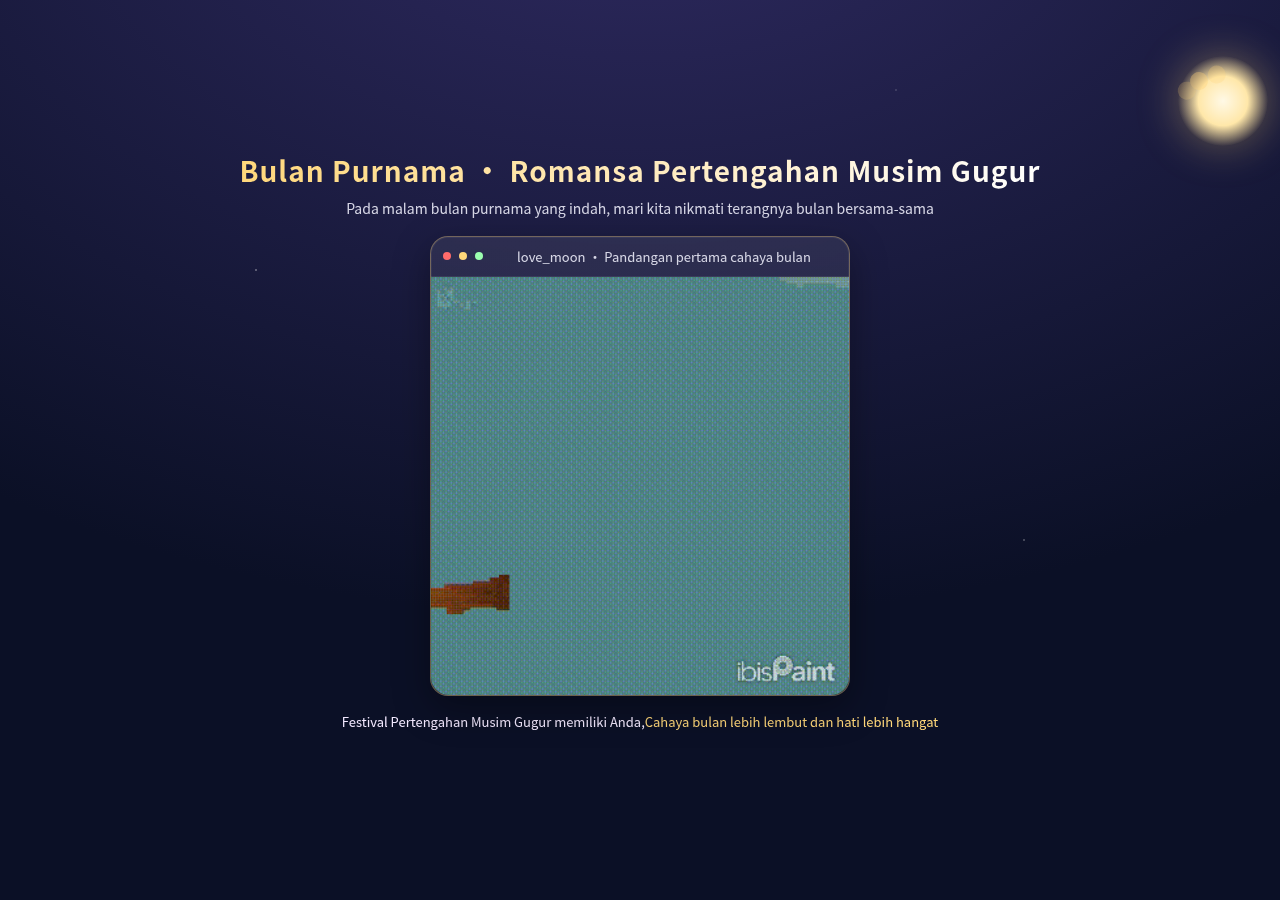
<file: interesting page/love_moon.html>
<!DOCTYPE html>
<html lang="zh-CN">
<head>
  <meta charset="utf-8" />
  <meta name="viewport" content="width=device-width, initial-scale=1, maximum-scale=1, user-scalable=no" />
  <meta name="theme-color" content="#0b1026" />
  <title>Bulan Purnama · Romansa Pertengahan Musim Gugur</title>
  <style>
    :root {
      --bg-start: #0b1026; /* 深夜蓝 */
      --bg-end: #302b63;   /* 暮紫蓝 */
      --accent: #ffd77a;   /* 月色金 */
      --accent-2: #ff9c9c; /* 温柔粉 */
      --card: rgba(255,255,255,0.08);
      --border: rgba(255,215,122,0.35);
      --text: #f6f7fb;
    }
    * { box-sizing: border-box; }
    html, body { height: 100%; }
    body {
      margin: 0;
      font-family: -apple-system, BlinkMacSystemFont, "PingFang SC", "Microsoft YaHei", "Hiragino Sans GB", "Source Han Sans SC", "Noto Sans CJK SC", system-ui, sans-serif;
      color: var(--text);
      background: radial-gradient(1200px 800px at 50% -20%, var(--bg-end), var(--bg-start));
      overflow: hidden;
    }

    /* 星光点点 */
    .stars {
      position: fixed; inset: 0; pointer-events: none;
      background-image:
        radial-gradient(2px 2px at 20% 30%, rgba(255,255,255,0.7), transparent 60%),
        radial-gradient(1.5px 1.5px at 70% 10%, rgba(255,255,255,0.6), transparent 60%),
        radial-gradient(2px 2px at 80% 60%, rgba(255,255,255,0.55), transparent 60%),
        radial-gradient(1px 1px at 35% 75%, rgba(255,255,255,0.6), transparent 60%),
        radial-gradient(1.5px 1.5px at 55% 45%, rgba(255,255,255,0.7), transparent 60%);
      animation: twinkle 6s infinite ease-in-out;
    }
    @keyframes twinkle {
      0%, 100% { opacity: 0.7; }
      50% { opacity: 0.45; }
    }

    /* 页面布局 */
    .wrap {
      position: relative;
      display: flex; flex-direction: column; align-items: center; justify-content: center;
      min-height: 100vh; padding: 28px 16px 48px;
    }

    /* 标题与副标题 */
    .title {
      text-align: center; margin-bottom: 18px;
    }
    .title h1 {
      margin: 0;
      font-size: 28px; letter-spacing: 1px;
      background: linear-gradient(105deg, var(--accent), #fff); -webkit-background-clip: text; background-clip: text; color: transparent;
    }
    .title p {
      margin: 8px 0 0; color: #eaeaf7; font-size: 14px; opacity: 0.9;
    }

    /* 装饰月亮 */
    .moon {
      position: absolute; top: 56px; right: 12px; width: 90px; height: 90px;
      border-radius: 50%;
      background: radial-gradient(closest-side, #fff9e6, #ffe7a9 55%, rgba(255, 215, 122, 0.15));
      box-shadow: 0 0 40px rgba(255, 215, 122, 0.35);
      filter: drop-shadow(0 2px 6px rgba(0,0,0,0.15));
    }
    .moon:after {
      content: ""; position: absolute; left: 12px; top: 16px; width: 18px; height: 18px;
      border-radius: 50%; background: rgba(255, 210, 120, 0.35);
      box-shadow: 16px -10px 0 0 rgba(255, 210, 120, 0.25), -10px 12px 0 0 rgba(255, 210, 120, 0.2);
      transform: rotate(12deg);
    }

    /* 媒体窗口（包裹GIF）*/
    .window {
      width: 92vw; max-width: 420px; margin: 0 auto; border-radius: 18px;
      background: linear-gradient(180deg, var(--card), rgba(255,255,255,0.06));
      border: 1px solid var(--border);
      box-shadow: 0 12px 36px rgba(0,0,0,0.35), inset 0 0 0 1px rgba(255,255,255,0.06);
      backdrop-filter: blur(2px);
    }

    .window-header {
      display: flex; align-items: center; gap: 8px; padding: 10px 12px; border-bottom: 1px solid rgba(255,255,255,0.08);
    }
    .dot { width: 8px; height: 8px; border-radius: 50%; }
    .dot.red { background: #ff6b6b; } .dot.gold { background: #ffd77a; } .dot.green { background: #9cffb0; }
    .window-title { flex: 1; text-align: center; font-size: 13px; color: #eaeaf7; opacity: 0.9; }

    .media {
      position: relative; overflow: hidden; border-bottom-left-radius: 18px; border-bottom-right-radius: 18px;
    }
    .media img { display: block; width: 100%; height: auto; }

    .gif { opacity: 1; transition: opacity 1s ease; }
    .jpg { position: absolute; inset: 0; opacity: 0; transition: opacity 1.2s ease; }
    .media.show-jpg .jpg { opacity: 1; }
    .media.show-jpg .gif { opacity: 0; }

    /* 页脚短句 */
    .footer {
      margin-top: 16px; text-align: center; font-size: 13px; color: #f3e9ff;
    }
    .footer .accent { color: var(--accent); }
  </style>
</head>
<body>
  <div class="stars"></div>
  <div class="wrap">
    <div class="moon" aria-hidden="true"></div>

    <div class="title" role="heading" aria-level="1">
      <h1>Bulan Purnama · Romansa Pertengahan Musim Gugur</h1>
      <p>Pada malam bulan purnama yang indah, mari kita nikmati terangnya bulan bersama-sama</p>
    </div>

    <section class="window" aria-label="中秋浪漫窗口">
      <div class="window-header">
        <span class="dot red"></span>
        <span class="dot gold"></span>
        <span class="dot green"></span>
        <div class="window-title">love_moon ·  Pandangan pertama cahaya bulan</div>
      </div>
      <div class="media" id="media">
        <img id="gif" class="gif" src="love_moon.gif" alt="中秋像素风GIF" />
        <img id="jpg" class="jpg" src="love_moon.jpg" alt="中秋浪漫定格图" />
      </div>
    </section>

    <div class="footer">Festival Pertengahan Musim Gugur memiliki Anda,<span class="accent">Cahaya bulan lebih lembut dan hati lebih hangat</div>
  </div>

  <script>
    // 解析 GIF 每帧延时，估算单轮播放时长（单位：毫秒）
    async function estimateGifDurationMs(url) {
      try {
        const res = await fetch(url, { cache: 'no-store' });
        const buf = await res.arrayBuffer();
        const bytes = new Uint8Array(buf);
        let totalHundredths = 0; // 单位：1/100 秒
        for (let i = 0; i < bytes.length - 5; i++) {
          if (bytes[i] === 0x21 && bytes[i + 1] === 0xF9 && bytes[i + 2] === 0x04) {
            const delay = (bytes[i + 4] | (bytes[i + 5] << 8));
            totalHundredths += delay;
          }
        }
        const ms = totalHundredths * 10; // 1/100秒 -> 10ms
        return ms > 0 ? ms : 25000; // 兜底提高到 25s
      } catch (e) {
        return 25000; // 本地 file:// 或解析失败时兜底 25s
      }
    }

    (async function run() {
      const media = document.getElementById('media');
      const jpg = document.getElementById('jpg');
      const preload = new Image();
      preload.src = jpg.getAttribute('src');
      if (preload.decode) { preload.decode().catch(() => {}); }

      const overrideAttr = media.getAttribute('data-switch-ms');
      const overrideMs = overrideAttr ? parseInt(overrideAttr, 10) : null;

      const duration = overrideMs ?? await estimateGifDurationMs('love_moon.gif');

      setTimeout(() => {
        media.classList.add('show-jpg');
      }, duration);
    })();
  </script>
</body>
</html>
</file>
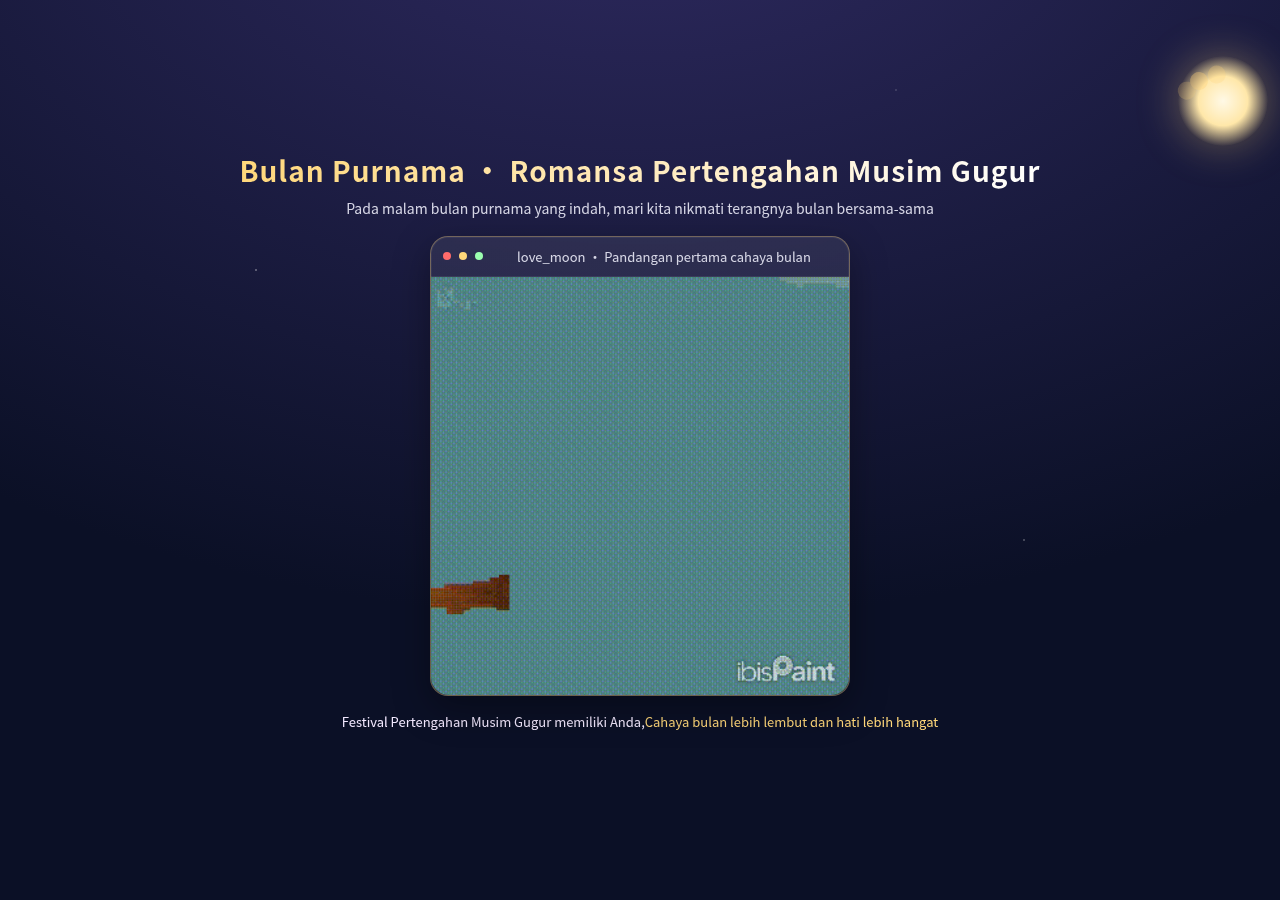
<file: interesting page/love_mooncake.html>
<!DOCTYPE html>
<html lang="zh-CN">
<head>
  <meta charset="utf-8" />
  <meta name="viewport" content="width=device-width, initial-scale=1, maximum-scale=1, user-scalable=no" />
  <meta name="theme-color" content="#0b1026" />
  <title>Bulan Purnama · Romansa Pertengahan Musim Gugur</title>
  <style>
    :root {
      --bg-start: #0b1026; /* 深夜蓝 */
      --bg-end: #302b63;   /* 暮紫蓝 */
      --accent: #ffd77a;   /* 月色金 */
      --accent-2: #ff9c9c; /* 温柔粉 */
      --card: rgba(255,255,255,0.08);
      --border: rgba(255,215,122,0.35);
      --text: #f6f7fb;
    }
    * { box-sizing: border-box; }
    html, body { height: 100%; }
    body {
      margin: 0;
      font-family: -apple-system, BlinkMacSystemFont, "PingFang SC", "Microsoft YaHei", "Hiragino Sans GB", "Source Han Sans SC", "Noto Sans CJK SC", system-ui, sans-serif;
      color: var(--text);
      background: radial-gradient(1200px 800px at 50% -20%, var(--bg-end), var(--bg-start));
      overflow: hidden;
    }

    /* 星光点点 */
    .stars {
      position: fixed; inset: 0; pointer-events: none;
      background-image:
        radial-gradient(2px 2px at 20% 30%, rgba(255,255,255,0.7), transparent 60%),
        radial-gradient(1.5px 1.5px at 70% 10%, rgba(255,255,255,0.6), transparent 60%),
        radial-gradient(2px 2px at 80% 60%, rgba(255,255,255,0.55), transparent 60%),
        radial-gradient(1px 1px at 35% 75%, rgba(255,255,255,0.6), transparent 60%),
        radial-gradient(1.5px 1.5px at 55% 45%, rgba(255,255,255,0.7), transparent 60%);
      animation: twinkle 6s infinite ease-in-out;
    }
    @keyframes twinkle {
      0%, 100% { opacity: 0.7; }
      50% { opacity: 0.45; }
    }

    /* 页面布局 */
    .wrap {
      position: relative;
      display: flex; flex-direction: column; align-items: center; justify-content: center;
      min-height: 100vh; padding: 28px 16px 48px;
    }

    /* 标题与副标题 */
    .title {
      text-align: center; margin-bottom: 18px;
    }
    .title h1 {
      margin: 0;
      font-size: 28px; letter-spacing: 1px;
      background: linear-gradient(105deg, var(--accent), #fff); -webkit-background-clip: text; background-clip: text; color: transparent;
    }
    .title p {
      margin: 8px 0 0; color: #eaeaf7; font-size: 14px; opacity: 0.9;
    }

    /* 装饰月亮 */
    .moon {
      position: absolute; top: 56px; right: 12px; width: 90px; height: 90px;
      border-radius: 50%;
      background: radial-gradient(closest-side, #fff9e6, #ffe7a9 55%, rgba(255, 215, 122, 0.15));
      box-shadow: 0 0 40px rgba(255, 215, 122, 0.35);
      filter: drop-shadow(0 2px 6px rgba(0,0,0,0.15));
    }
    .moon:after {
      content: ""; position: absolute; left: 12px; top: 16px; width: 18px; height: 18px;
      border-radius: 50%; background: rgba(255, 210, 120, 0.35);
      box-shadow: 16px -10px 0 0 rgba(255, 210, 120, 0.25), -10px 12px 0 0 rgba(255, 210, 120, 0.2);
      transform: rotate(12deg);
    }

    /* 媒体窗口（包裹GIF）*/
    .window {
      width: 92vw; max-width: 420px; margin: 0 auto; border-radius: 18px;
      background: linear-gradient(180deg, var(--card), rgba(255,255,255,0.06));
      border: 1px solid var(--border);
      box-shadow: 0 12px 36px rgba(0,0,0,0.35), inset 0 0 0 1px rgba(255,255,255,0.06);
      backdrop-filter: blur(2px);
    }

    .window-header {
      display: flex; align-items: center; gap: 8px; padding: 10px 12px; border-bottom: 1px solid rgba(255,255,255,0.08);
    }
    .dot { width: 8px; height: 8px; border-radius: 50%; }
    .dot.red { background: #ff6b6b; } .dot.gold { background: #ffd77a; } .dot.green { background: #9cffb0; }
    .window-title { flex: 1; text-align: center; font-size: 13px; color: #eaeaf7; opacity: 0.9; }

    .media {
      position: relative; overflow: hidden; border-bottom-left-radius: 18px; border-bottom-right-radius: 18px;
    }
    .media img { display: block; width: 100%; height: auto; }

    .gif { opacity: 1; transition: opacity 1s ease; }
    .jpg { position: absolute; inset: 0; opacity: 0; transition: opacity 1.2s ease; }
    .media.show-jpg .jpg { opacity: 1; }
    .media.show-jpg .gif { opacity: 0; }

    /* 页脚短句 */
    .footer {
      margin-top: 16px; text-align: center; font-size: 13px; color: #f3e9ff;
    }
    .footer .accent { color: var(--accent); }
  </style>
</head>
<body>
  <div class="stars"></div>
  <div class="wrap">
    <div class="moon" aria-hidden="true"></div>

    <div class="title" role="heading" aria-level="1">
      <h1>Bulan Purnama · Romansa Pertengahan Musim Gugur</h1>
      <p>Pada malam bulan purnama yang indah, mari kita nikmati terangnya bulan bersama-sama</p>
    </div>

    <section class="window" aria-label="中秋浪漫窗口">
      <div class="window-header">
        <span class="dot red"></span>
        <span class="dot gold"></span>
        <span class="dot green"></span>
        <div class="window-title">love_moon ·  Pandangan pertama cahaya bulan</div>
      </div>
      <div class="media" id="media">
        <img id="gif" class="gif" src="love_moon.gif" alt="中秋像素风GIF" />
        <img id="jpg" class="jpg" src="love_moon.jpg" alt="中秋浪漫定格图" />
      </div>
    </section>

    <div class="footer">Festival Pertengahan Musim Gugur memiliki Anda,<span class="accent">Cahaya bulan lebih lembut dan hati lebih hangat</div>
  </div>

  <script>
    // 解析 GIF 每帧延时，估算单轮播放时长（单位：毫秒）
    async function estimateGifDurationMs(url) {
      try {
        const res = await fetch(url, { cache: 'no-store' });
        const buf = await res.arrayBuffer();
        const bytes = new Uint8Array(buf);
        let totalHundredths = 0; // 单位：1/100 秒
        for (let i = 0; i < bytes.length - 5; i++) {
          if (bytes[i] === 0x21 && bytes[i + 1] === 0xF9 && bytes[i + 2] === 0x04) {
            const delay = (bytes[i + 4] | (bytes[i + 5] << 8));
            totalHundredths += delay;
          }
        }
        const ms = totalHundredths * 10; // 1/100秒 -> 10ms
        return ms > 0 ? ms : 25000; // 兜底提高到 25s
      } catch (e) {
        return 25000; // 本地 file:// 或解析失败时兜底 25s
      }
    }

    (async function run() {
      const media = document.getElementById('media');
      const jpg = document.getElementById('jpg');
      const preload = new Image();
      preload.src = jpg.getAttribute('src');
      if (preload.decode) { preload.decode().catch(() => {}); }

      const overrideAttr = media.getAttribute('data-switch-ms');
      const overrideMs = overrideAttr ? parseInt(overrideAttr, 10) : null;

      const duration = overrideMs ?? await estimateGifDurationMs('love_moon.gif');

      setTimeout(() => {
        media.classList.add('show-jpg');
      }, duration);
    })();
  </script>
</body>
</html>
</file>
<file: styles.css>
/* 全局与容器 */
* {
    margin: 0;
    padding: 0;
    box-sizing: border-box;
}
#loveOverlay {
  position: fixed;
  inset: 0;
  z-index: 9999;
  display: flex;
  align-items: center;
  justify-content: center;
  background: radial-gradient(1200px 600px at 50% 20%, rgba(255,192,203,0.35), rgba(0,0,0,0.6));
  backdrop-filter: blur(3px);
  animation: loveFadeIn .28s ease-out;
}
#loveOverlay.love-exit { animation: loveFadeIn .2s ease-out reverse; }

.love-card {
  position: relative;
  width: min(520px, calc(100% - 48px));
  padding: 18px 18px 16px;
  border-radius: 20px;
  background: rgba(255, 255, 255, 0.9);
  background-clip: padding-box, border-box;
  background-image: linear-gradient(#ffffff,#ffffff), linear-gradient(135deg, #ff9bd3, #ffd1dc, #ff9bd3);
  border: 2px solid transparent;
  box-shadow: 0 12px 40px rgba(255,105,180,0.35), 0 2px 10px rgba(0,0,0,0.08);
}

.love-header {
  display: flex;
  align-items: center;
  justify-content: center;
  gap: 8px;
  margin-bottom: 10px;
  color: #d63384;
  font-weight: 800;
  letter-spacing: .5px;
  font-size: 1.1rem;
}
.love-heart { animation: lovePulse 1.2s ease-in-out infinite; }
.love-title { text-shadow: 0 1px 0 #fff; }

.love-media {
  border-radius: 16px;
  overflow: hidden;
  box-shadow: inset 0 0 0 1px rgba(255, 192, 203, 0.5);
}
.love-media img {
  display: block;
  width: 100%;
  height: auto;
}

.love-text {
  margin-top: 12px;
  text-align: center;
  color: #7a5f8a;
  font-size: .98rem;
  line-height: 1.55;
}
.love-hint {
  margin-top: 8px;
  text-align: center;
  color: #d63384;
  font-weight: 700;
  font-size: .9rem;
  opacity: .85;
  text-shadow: 0 0 8px rgba(255,192,203,.6);
  animation: loveShimmer 2.4s linear infinite;
}

/* 柔光背景微浮动（简洁浪漫） */
#loveOverlay::before {
  content: "";
  position: absolute;
  width: 360px; height: 360px; border-radius: 50%;
  background: radial-gradient(circle at 50% 50%, rgba(255,105,180,.45), rgba(255,20,147,.15), transparent 70%);
  filter: blur(25px);
  animation: loveFloat 6s ease-in-out infinite;
}

@keyframes loveFloat { 0%,100% { transform: translateY(-8px); } 50% { transform: translateY(8px); } }
@keyframes lovePulse { 0%,100% { transform: scale(1); } 50% { transform: scale(1.18); } }
@keyframes loveShimmer { 0% { opacity: .7; } 50% { opacity: 1; } 100% { opacity: .7; } }
@keyframes loveFadeIn { from { opacity: 0; } to { opacity: 1; } }

/* 移动端微调 */
@media (max-width: 480px) {
  .love-card { border-radius: 16px; padding: 14px; }
  .love-header { font-size: 1rem; }
  .love-hint { font-size: .85rem; }
}
body {
    font-family: 'Nunito', sans-serif;
    background: linear-gradient(135deg, #ffeef8 0%, #ffe0f0 50%, #ffd6eb 100%);
    min-height: 100vh;
    color: #5d4e75;
    overflow-x: hidden;
}

.container {
    max-width: 100%;
    margin: 0 auto;
    padding: 20px;
    min-height: 100vh;
    position: relative; /* 新增：让内容在装饰背景之上 */
    z-index: 1;         /* 新增：叠放次序 */
}

.header {
    text-align: center;
    margin-bottom: 30px;
    padding: 20px;
    background: rgba(255, 255, 255, 0.8);
    border-radius: 25px;
    box-shadow: 0 8px 32px rgba(255, 182, 193, 0.3);
    backdrop-filter: blur(10px);
    border: 1px solid rgba(255, 255, 255, 0.2);
    position: relative; /* 新增：创建更高层级的堆叠上下文 */
    z-index: 2000;      /* 新增：让 header 盖过其他块 */
}

.title {
    font-size: 2.2rem;
    font-weight: 700;
    color: #d63384;
    margin-bottom: 10px;
    text-shadow: 2px 2px 4px rgba(214, 51, 132, 0.2);
    font-family: 'Dancing Script', 'Nunito', sans-serif; /* 新增：浪漫手写体 */
}

.subtitle {
    font-size: 1.1rem;
    color: #8e7cc3;
    font-weight: 400;
}

.main-content {
    width: 100%;
}

.menu-section {
    animation: fadeIn 0.6s ease-in-out;
}

.subject-grid {
    display: grid;
    grid-template-columns: repeat(auto-fit, minmax(280px, 1fr));
    gap: 20px;
    padding: 10px;
}

.subject-card {
    background: linear-gradient(145deg, #ffffff, #f8f9ff);
    border-radius: 20px;
    padding: 25px;
    text-align: center;
    cursor: pointer;
    transition: all 0.3s cubic-bezier(0.4, 0, 0.2, 1);
    box-shadow: 0 8px 25px rgba(255, 182, 193, 0.15);
    border: 2px solid transparent;
    position: relative;
    overflow: hidden;
}

.subject-card::before {
    content: '';
    position: absolute;
    top: 0;
    left: -100%;
    width: 100%;
    height: 100%;
    background: linear-gradient(90deg, transparent, rgba(255, 182, 193, 0.2), transparent);
    transition: left 0.5s;
}

.subject-card:hover::before {
    left: 100%;
}

.subject-card:hover {
    transform: translateY(-8px) scale(1.02);
    box-shadow: 0 15px 40px rgba(255, 182, 193, 0.3);
    border-color: #ffb6c1;
}

.subject-card:active {
    transform: translateY(-4px) scale(0.98);
}

.subject-icon {
    font-size: 2.5rem;
    margin-bottom: 15px;
    display: block;
}

.subject-card h3 {
    font-size: 1.1rem;
    font-weight: 600;
    color: #d63384;
    margin-bottom: 8px;
    line-height: 1.3;
}

.subject-card p {
    font-size: 0.95rem;
    color: #8e7cc3;
    font-weight: 400;
}

.sub-menu-grid {
    display: grid;
    grid-template-columns: repeat(auto-fit, minmax(250px, 1fr));
    gap: 20px;
    padding: 20px 10px;
}

.sub-menu-card {
    background: linear-gradient(145deg, #fff0f5, #ffe4e1);
    border-radius: 18px;
    padding: 30px;
    text-align: center;
    cursor: pointer;
    transition: all 0.3s ease;
    box-shadow: 0 6px 20px rgba(255, 182, 193, 0.2);
    border: 2px solid transparent;
}

.sub-menu-card:hover {
    transform: translateY(-5px);
    box-shadow: 0 12px 30px rgba(255, 182, 193, 0.3);
    border-color: #ffc0cb;
}

.sub-icon {
    font-size: 2.2rem;
    margin-bottom: 15px;
    display: block;
}

.sub-menu-card h3 {
    font-size: 1.2rem;
    font-weight: 600;
    color: #d63384;
}

.back-button {
    display: inline-block;
    margin-bottom: 20px;
    padding: 12px 20px;
    background: linear-gradient(145deg, #ff69b4, #ff1493);
    color: white;
    border-radius: 25px;
    cursor: pointer;
    transition: all 0.3s ease;
    font-weight: 600;
    box-shadow: 0 4px 15px rgba(255, 20, 147, 0.3);
}

.back-button:hover {
    transform: translateY(-2px);
    box-shadow: 0 6px 20px rgba(255, 20, 147, 0.4);
}

.sub-title, .content-title {
    text-align: center;
    font-size: 1.8rem;
    font-weight: 700;
    color: #d63384;
    margin-bottom: 25px;
    text-shadow: 1px 1px 3px rgba(214, 51, 132, 0.2);
}

/* 优化后的图片画廊样式 */
.image-gallery {
    display: grid;
    grid-template-columns: repeat(auto-fill, minmax(300px, 1fr));
    gap: 25px;
    padding: 20px;
    max-width: 1200px;
    margin: 0 auto;
}

.image-item {
    background: white;
    border-radius: 20px;
    padding: 15px;
    box-shadow: 0 8px 25px rgba(255, 182, 193, 0.15);
    transition: all 0.3s cubic-bezier(0.4, 0, 0.2, 1);
    position: relative;
    overflow: hidden;
}

.image-item:hover {
    transform: translateY(-8px);
    box-shadow: 0 15px 40px rgba(255, 182, 193, 0.25);
}

.image-container {
    position: relative;
    border-radius: 15px;
    overflow: hidden;
    background: #f8f9fa;
}

.image-item img {
    width: 100%;
    height: 250px;
    object-fit: cover;
    border-radius: 15px;
    display: block;
    transition: transform 0.3s ease;
}

.image-item:hover img {
    transform: scale(1.05);
}

.image-overlay {
    position: absolute;
    top: 0;
    left: 0;
    right: 0;
    bottom: 0;
    background: linear-gradient(45deg, rgba(255, 105, 180, 0.8), rgba(255, 20, 147, 0.8));
    opacity: 0;
    transition: opacity 0.3s ease;
    display: flex;
    justify-content: center;
    align-items: center;
    gap: 15px;
    border-radius: 15px;
}

.image-item:hover .image-overlay {
    opacity: 1;
}

.overlay-button {
    background: rgba(255, 255, 255, 0.9);
    border: none;
    border-radius: 50%;
    width: 50px;
    height: 50px;
    display: flex;
    justify-content: center;
    align-items: center;
    cursor: pointer;
    transition: all 0.3s ease;
    font-size: 1.2rem;
    color: #d63384;
    box-shadow: 0 4px 15px rgba(0, 0, 0, 0.2);
}

.overlay-button:hover {
    background: white;
    transform: scale(1.1);
    box-shadow: 0 6px 20px rgba(0, 0, 0, 0.3);
}

.image-info {
    padding: 15px 5px 5px;
    text-align: center;
}

.image-title {
    font-size: 0.9rem;
    font-weight: 600;
    color: #d63384;
    margin-bottom: 5px;
}

.image-size {
    font-size: 0.8rem;
    color: #8e7cc3;
}

.hidden {
    display: none;
}

.loading {
    text-align: center;
    padding: 40px;
    font-size: 1.1rem;
    color: #8e7cc3;
}

.error-message {
    text-align: center;
    padding: 40px;
    color: #d63384;
    background: rgba(255, 182, 193, 0.1);
    border-radius: 15px;
    margin: 20px;
}

/* 图片模态框样式优化 */
.image-modal {
    position: fixed;
    top: 0;
    left: 0;
    width: 100%;
    height: 100%;
    background: rgba(0, 0, 0, 0.9);
    display: flex;
    justify-content: center;
    align-items: center;
    z-index: 1000;
    animation: fadeIn 0.3s ease;
    padding: 20px;
}

.modal-content {
    position: relative;
    max-width: 90%;
    max-height: 90%;
    background: white;
    border-radius: 20px;
    overflow: hidden;
    box-shadow: 0 20px 60px rgba(0, 0, 0, 0.5);
}

.modal-header {
    background: linear-gradient(145deg, #ff69b4, #ff1493);
    color: white;
    padding: 15px 20px;
    display: flex;
    justify-content: space-between;
    align-items: center;
}

.modal-title {
    font-size: 1.1rem;
    font-weight: 600;
}

.modal-actions {
    display: flex;
    gap: 10px;
}

.modal-button {
    background: rgba(255, 255, 255, 0.2);
    border: none;
    border-radius: 8px;
    padding: 8px 12px;
    color: white;
    cursor: pointer;
    transition: all 0.3s ease;
    font-size: 0.9rem;
    display: flex;
    align-items: center;
    gap: 5px;
}

.modal-button:hover {
    background: rgba(255, 255, 255, 0.3);
    transform: translateY(-1px);
}

.close-modal {
    background: rgba(255, 255, 255, 0.2);
    border: none;
    border-radius: 50%;
    width: 35px;
    height: 35px;
    display: flex;
    justify-content: center;
    align-items: center;
    cursor: pointer;
    transition: all 0.3s ease;
    font-size: 1.2rem;
    color: white;
}

.close-modal:hover {
    background: rgba(255, 255, 255, 0.3);
    transform: scale(1.1);
}

.modal-image {
    width: 100%;
    height: auto;
    max-height: 70vh;
    object-fit: contain;
    display: block;
}

.modal-info {
    padding: 20px;
    background: #f8f9fa;
    text-align: center;
}

.modal-info h3 {
    color: #d63384;
    margin-bottom: 10px;
    font-size: 1.1rem;
}

.modal-info p {
    color: #8e7cc3;
    font-size: 0.9rem;
    margin: 5px 0;
}

/* 移动端优化 */
@media (max-width: 768px) {
    .container {
        padding: 15px;
    }
    
    .title {
        font-size: 1.8rem;
    }
    
    .subject-grid {
        grid-template-columns: 1fr;
        gap: 15px;
    }
    
    .subject-card {
        padding: 20px;
    }
    
    .subject-card h3 {
        font-size: 1rem;
    }
    
    .sub-menu-grid {
        grid-template-columns: 1fr;
        gap: 15px;
    }
    
    .sub-menu-card {
        padding: 25px;
    }
    
    .image-gallery {
        grid-template-columns: 1fr;
        gap: 20px;
        padding: 15px;
    }
    
    .image-item img {
        height: 200px;
    }
    
    .overlay-button {
        width: 45px;
        height: 45px;
        font-size: 1.1rem;
    }
}

@media (max-width: 480px) {
    .container {
        padding: 10px;
    }
    
    .header {
        padding: 15px;
        margin-bottom: 20px;
    }
    
    .title {
        font-size: 1.6rem;
    }
    
    .subtitle {
        font-size: 1rem;
    }
    
    .subject-card {
        padding: 18px;
    }
    
    .subject-icon {
        font-size: 2rem;
    }
    
    .subject-card h3 {
        font-size: 0.95rem;
    }
    
    .subject-card p {
        font-size: 0.85rem;
    }
    
    .image-item img {
        height: 180px;
    }
    
    .modal-content {
        max-width: 95%;
        max-height: 95%;
    }
    
    .modal-header {
        padding: 12px 15px;
    }
    
    .modal-title {
        font-size: 1rem;
    }
    
    .modal-button {
        padding: 6px 10px;
        font-size: 0.8rem;
    }
}

@keyframes fadeIn {
    from {
        opacity: 0;
        transform: translateY(20px);
    }
    to {
        opacity: 1;
        transform: translateY(0);
    }
}

/* 滚动条美化 */
::-webkit-scrollbar {
    width: 8px;
}

::-webkit-scrollbar-track {
    background: rgba(255, 182, 193, 0.1);
    border-radius: 10px;
}

::-webkit-scrollbar-thumb {
    background: linear-gradient(45deg, #ff69b4, #ff1493);
    border-radius: 10px;
}

::-webkit-scrollbar-thumb:hover {
    background: linear-gradient(45deg, #ff1493, #dc143c);
}

/* 新增：搜索栏 */
.search-bar {
    margin: 16px auto 0;
    max-width: 820px;
    position: relative;
    z-index: 3000; /* 新增：提高搜索区域层级，确保下拉能浮在前面 */
}

.search-input-wrap {
    display: flex;
    align-items: center;
    gap: 8px;
    background: rgba(255, 255, 255, 0.85);
    border: 1px solid rgba(255, 255, 255, 0.6);
    border-radius: 999px;
    padding: 8px 12px;
    box-shadow: 0 8px 24px rgba(255, 182, 193, 0.25);
    backdrop-filter: blur(10px);
}

#dirSearch {
    flex: 1;
    border: none;
    outline: none;
    font-size: 1rem;
    background: transparent;
    color: #5d4e75;
    padding: 6px 10px;
}

#dirSearch::placeholder {
    color: #a08fbf;
}

#clearSearch {
    border: none;
    background: transparent;
    color: #d63384;
    font-weight: 700;
    cursor: pointer;
    padding: 6px 8px;
    border-radius: 999px;
}

#clearSearch:hover {
    background: rgba(214, 51, 132, 0.12);
}

.search-results {
    position: absolute;
    left: 0;
    right: 0;
    top: 56px;
    background: rgba(255, 255, 255, 0.96);
    border-radius: 14px;
    box-shadow: 0 12px 34px rgba(255, 182, 193, 0.35);
    border: 1px solid rgba(255, 255, 255, 0.7);
    max-height: 320px;
    overflow: auto;
    padding: 6px;
    z-index: 5000; /* 调整：从 10 提升为 5000，保证永远在最前 */
}

.search-result-item {
    padding: 10px 12px;
    border-radius: 10px;
    cursor: pointer;
    display: flex;
    align-items: center;
    gap: 10px;
    color: #5d4e75;
}

.search-result-item:hover,
.search-result-item.active {
    background: linear-gradient(145deg, #fff0f7, #ffe9f4);
}

.search-result-item .badge {
    font-size: 12px;
    padding: 2px 8px;
    border-radius: 999px;
    background: #ffe1ef;
    color: #d63384;
    font-weight: 700;
}

.search-empty {
    padding: 12px;
    color: #8e7cc3;
    font-size: 0.95rem;
}

/* 新增：漂浮爱心装饰（不影响交互） */
.romance-hearts {
    position: fixed;
    inset: 0;
    overflow: hidden;
    pointer-events: none;
    z-index: 0;
}

.romance-hearts span {
    position: absolute;
    width: 14px;
    height: 14px;
    background: linear-gradient(135deg, #ff9acd, #ff6fb1);
    transform: rotate(45deg);
    opacity: 0.35;
    border-radius: 2px;
    filter: blur(0.3px);
    animation: floatUp var(--dur, 28s) linear infinite;
}

.romance-hearts span::before,
.romance-hearts span::after {
    content: '';
    position: absolute;
    width: 14px;
    height: 14px;
    background: inherit;
    border-radius: 50%;
}

.romance-hearts span::before { left: -7px; }
.romance-hearts span::after  { top: -7px;  }

@keyframes floatUp {
    0%   { transform: translateY(20vh) rotate(45deg) scale(0.6); opacity: 0.25; }
    100% { transform: translateY(-120vh) rotate(45deg) scale(1);  opacity: 0.45; }
}

/* 位置与速度（12 个） */
.romance-hearts span:nth-child(1)  { left: 5%;  --dur: 32s; animation-delay: -2s;  }
.romance-hearts span:nth-child(2)  { left: 12%; --dur: 26s; animation-delay: -10s; }
.romance-hearts span:nth-child(3)  { left: 22%; --dur: 30s; animation-delay: -18s; }
.romance-hearts span:nth-child(4)  { left: 30%; --dur: 34s; animation-delay: -6s;  }
.romance-hearts span:nth-child(5)  { left: 38%; --dur: 29s; animation-delay: -14s; }
.romance-hearts span:nth-child(6)  { left: 46%; --dur: 33s; animation-delay: -4s;  }
.romance-hearts span:nth-child(7)  { left: 58%; --dur: 27s; animation-delay: -12s; }
.romance-hearts span:nth-child(8)  { left: 66%; --dur: 31s; animation-delay: -8s;  }
.romance-hearts span:nth-child(9)  { left: 74%; --dur: 28s; animation-delay: -16s; }
.romance-hearts span:nth-child(10) { left: 82%; --dur: 35s; animation-delay: -5s;  }
.romance-hearts span:nth-child(11) { left: 90%; --dur: 29s; animation-delay: -11s; }
.romance-hearts span:nth-child(12) { left: 96%; --dur: 33s; animation-delay: -9s; }
</file>
